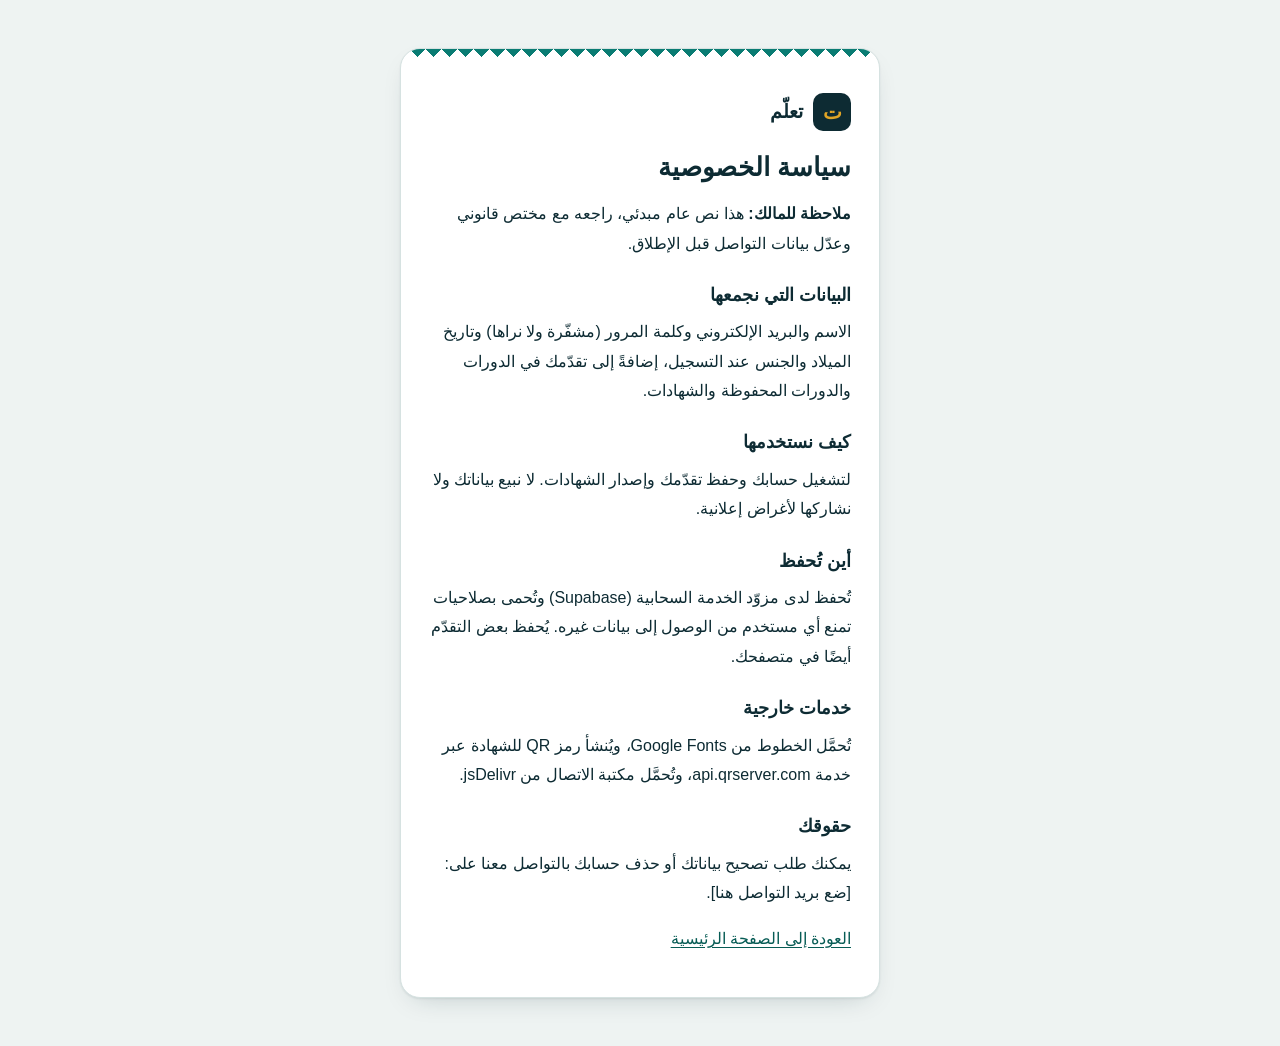
<file: privacy.html>
<!DOCTYPE html>
<html lang="ar" dir="rtl">
<head>
  <meta charset="UTF-8">
  <meta http-equiv="Content-Security-Policy" content="default-src 'self'; script-src 'self' https://cdn.jsdelivr.net; style-src 'self' 'unsafe-inline' https://fonts.googleapis.com; font-src https://fonts.gstatic.com; img-src 'self' data: https:; media-src https:; frame-src https://www.youtube-nocookie.com https://player.vimeo.com; connect-src 'self' https://zryeqcmbmfojvjwkcqlp.supabase.co; object-src 'none'; base-uri 'self'; form-action 'self'">
  <link rel="icon" href="data:image/svg+xml,%3Csvg xmlns=%27http://www.w3.org/2000/svg%27 viewBox=%270 0 64 64%27%3E%3Crect width=%2764%27 height=%2764%27 rx=%2714%27 fill=%27%23087f5b%27/%3E%3Ctext x=%2732%27 y=%2745%27 font-size=%2738%27 text-anchor=%27middle%27 fill=%27white%27 font-family=%27Arial%27%3E%D8%AA%3C/text%3E%3C/svg%3E">
  <meta name="viewport" content="width=device-width, initial-scale=1">
  <meta name="theme-color" content="#0d2b33">
  <title>سياسة الخصوصية | تعلّم</title>
  <link rel="preconnect" href="https://fonts.googleapis.com">
  <link rel="preconnect" href="https://fonts.gstatic.com" crossorigin>
  <link href="https://fonts.googleapis.com/css2?family=IBM+Plex+Sans+Arabic:wght@400;500;600&family=Noto+Kufi+Arabic:wght@600;800&display=swap" rel="stylesheet">
  <link rel="stylesheet" href="styles.css">
</head>
<body>
  <main class="container login-page">
    <div class="brand"><div class="logo">ت</div><span>تعلّم</span></div>

    <h1>سياسة الخصوصية</h1>
    <p><strong>ملاحظة للمالك:</strong> هذا نص عام مبدئي، راجعه مع مختص قانوني وعدّل بيانات التواصل قبل الإطلاق.</p>
    <h2>البيانات التي نجمعها</h2>
    <p>الاسم والبريد الإلكتروني وكلمة المرور (مشفّرة ولا نراها) وتاريخ الميلاد والجنس عند التسجيل، إضافةً إلى تقدّمك في الدورات والدورات المحفوظة والشهادات.</p>
    <h2>كيف نستخدمها</h2>
    <p>لتشغيل حسابك وحفظ تقدّمك وإصدار الشهادات. لا نبيع بياناتك ولا نشاركها لأغراض إعلانية.</p>
    <h2>أين تُحفظ</h2>
    <p>تُحفظ لدى مزوّد الخدمة السحابية (Supabase) وتُحمى بصلاحيات تمنع أي مستخدم من الوصول إلى بيانات غيره. يُحفظ بعض التقدّم أيضًا في متصفحك.</p>
    <h2>خدمات خارجية</h2>
    <p>تُحمَّل الخطوط من Google Fonts، ويُنشأ رمز QR للشهادة عبر خدمة api.qrserver.com، وتُحمَّل مكتبة الاتصال من jsDelivr.</p>
    <h2>حقوقك</h2>
    <p>يمكنك طلب تصحيح بياناتك أو حذف حسابك بالتواصل معنا على: <bdi>[ضع بريد التواصل هنا]</bdi>.</p>
    <p><a href="index.html">العودة إلى الصفحة الرئيسية</a></p>
  </main>
</body>
</html>
</file>
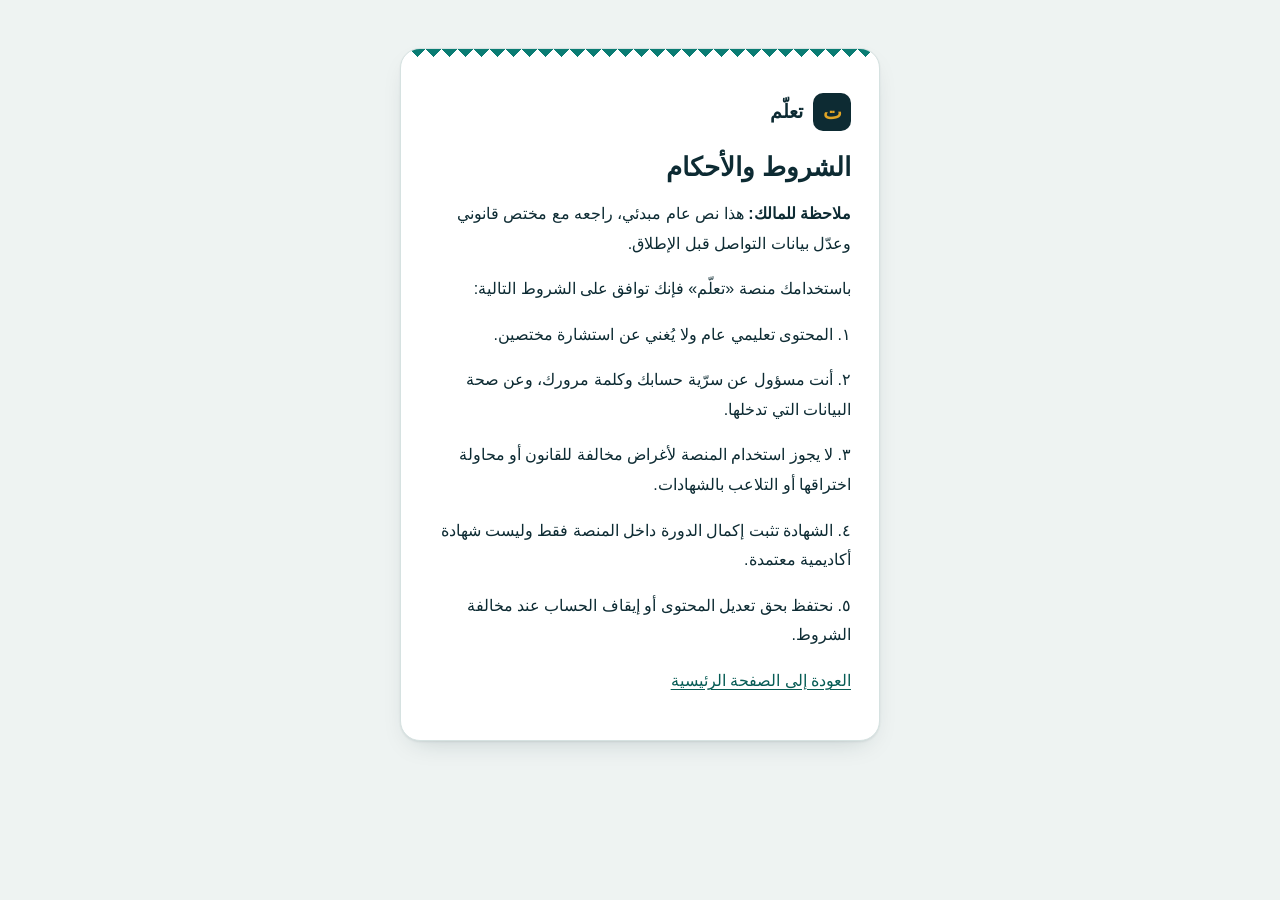
<file: terms.html>
<!DOCTYPE html>
<html lang="ar" dir="rtl">
<head>
  <meta charset="UTF-8">
  <meta http-equiv="Content-Security-Policy" content="default-src 'self'; script-src 'self' https://cdn.jsdelivr.net; style-src 'self' 'unsafe-inline' https://fonts.googleapis.com; font-src https://fonts.gstatic.com; img-src 'self' data: https:; media-src https:; frame-src https://www.youtube-nocookie.com https://player.vimeo.com; connect-src 'self' https://zryeqcmbmfojvjwkcqlp.supabase.co; object-src 'none'; base-uri 'self'; form-action 'self'">
  <link rel="icon" href="data:image/svg+xml,%3Csvg xmlns=%27http://www.w3.org/2000/svg%27 viewBox=%270 0 64 64%27%3E%3Crect width=%2764%27 height=%2764%27 rx=%2714%27 fill=%27%23087f5b%27/%3E%3Ctext x=%2732%27 y=%2745%27 font-size=%2738%27 text-anchor=%27middle%27 fill=%27white%27 font-family=%27Arial%27%3E%D8%AA%3C/text%3E%3C/svg%3E">
  <meta name="viewport" content="width=device-width, initial-scale=1">
  <meta name="theme-color" content="#0d2b33">
  <title>الشروط والأحكام | تعلّم</title>
  <link rel="preconnect" href="https://fonts.googleapis.com">
  <link rel="preconnect" href="https://fonts.gstatic.com" crossorigin>
  <link href="https://fonts.googleapis.com/css2?family=IBM+Plex+Sans+Arabic:wght@400;500;600&family=Noto+Kufi+Arabic:wght@600;800&display=swap" rel="stylesheet">
  <link rel="stylesheet" href="styles.css">
</head>
<body>
  <main class="container login-page">
    <div class="brand"><div class="logo">ت</div><span>تعلّم</span></div>

    <h1>الشروط والأحكام</h1>
    <p><strong>ملاحظة للمالك:</strong> هذا نص عام مبدئي، راجعه مع مختص قانوني وعدّل بيانات التواصل قبل الإطلاق.</p>
    <p>باستخدامك منصة «تعلّم» فإنك توافق على الشروط التالية:</p>
    <p>١. المحتوى تعليمي عام ولا يُغني عن استشارة مختصين.</p>
    <p>٢. أنت مسؤول عن سرّية حسابك وكلمة مرورك، وعن صحة البيانات التي تدخلها.</p>
    <p>٣. لا يجوز استخدام المنصة لأغراض مخالفة للقانون أو محاولة اختراقها أو التلاعب بالشهادات.</p>
    <p>٤. الشهادة تثبت إكمال الدورة داخل المنصة فقط وليست شهادة أكاديمية معتمدة.</p>
    <p>٥. نحتفظ بحق تعديل المحتوى أو إيقاف الحساب عند مخالفة الشروط.</p>
    <p><a href="index.html">العودة إلى الصفحة الرئيسية</a></p>
  </main>
</body>
</html>
</file>
<file: styles.css>
/* =====================================================================
   تعلّم — نظام التصميم
   الفكرة: "خيط النيل" — حزام نسيج هندسي ذهبي (مثلثات) هو العنصر المميّز الوحيد،
   وما حوله هادئ: حبر النيل، ضباب النهر، وأخضر مزرق للأفعال.
   ===================================================================== */

:root {
  --ink: #0d2b33;
  --ink-2: #35525a;
  --muted: #5a7277;
  --mist: #eef3f2;
  --paper: #ffffff;
  --line: #d6e2e1;
  --teal: #0a7c73;
  --teal-d: #075c55;
  --teal-l: #d9eeeb;
  --gold: #e0a526;
  --gold-l: #fbf0d3;
  --clay: #b23a2a;

  --r-s: 8px;
  --r-m: 12px;
  --r-l: 20px;
  --shadow: 0 1px 2px #0d2b3314, 0 10px 28px -14px #0d2b3340;

  --font-head: 'Noto Kufi Arabic', 'IBM Plex Sans Arabic', Tahoma, sans-serif;
  --font: 'IBM Plex Sans Arabic', Tahoma, Arial, sans-serif;
}

* { box-sizing: border-box; }
html { scroll-behavior: smooth; scroll-padding-top: 76px; }

body {
  margin: 0;
  font-family: var(--font);
  font-size: 1rem;
  line-height: 1.85;
  background: var(--mist);
  color: var(--ink);
  -webkit-font-smoothing: antialiased;
}

h1, h2, h3 { font-family: var(--font-head); line-height: 1.45; margin: 0 0 .5em; }
p { margin: 0 0 1em; }
a { color: var(--teal-d); text-underline-offset: 3px; }
button, input, select { font: inherit; color: inherit; }
button { cursor: pointer; }
img { max-width: 100%; }
[hidden] { display: none !important; }

:focus-visible { outline: 3px solid var(--gold); outline-offset: 2px; border-radius: 4px; }

.container { width: min(1120px, 92%); margin-inline: auto; }

/* ---------- العنصر المميّز: حزام النسيج ---------- */
.weave, .hero::after, .modal::before, footer::before, .login-page::before {
  content: "";
  display: block;
  height: 16px;
  color: var(--gold);
  background:
    linear-gradient(135deg, currentColor 25%, transparent 25%) 0 0 / 16px 16px,
    linear-gradient(225deg, currentColor 25%, transparent 25%) 0 0 / 16px 16px;
}

/* ---------- أزرار ---------- */
.btn {
  display: inline-flex; align-items: center; justify-content: center; gap: 8px;
  min-height: 44px; padding: 8px 20px;
  border: 1.5px solid transparent; border-radius: var(--r-s);
  font-weight: 600; text-decoration: none; line-height: 1.4;
  transition: background .15s, border-color .15s, transform .15s;
}
.btn:disabled { opacity: .55; cursor: not-allowed; }
.btn-primary { background: var(--teal); color: #fff; }
.btn-primary:hover:not(:disabled) { background: var(--teal-d); }
.btn-light { background: var(--paper); color: var(--ink); border-color: var(--line); }
.btn-light:hover:not(:disabled) { border-color: var(--teal); color: var(--teal-d); }
.btn:active:not(:disabled) { transform: translateY(1px); }

/* ---------- الترويسة ---------- */
header {
  position: sticky; top: 0; z-index: 20;
  background: #fffffff2; backdrop-filter: blur(8px);
  border-bottom: 1px solid var(--line);
}
.nav { display: flex; align-items: center; gap: 24px; min-height: 64px; }
.brand { display: inline-flex; align-items: center; gap: 10px; text-decoration: none; color: var(--ink); font-family: var(--font-head); font-weight: 800; font-size: 1.2rem; }
.logo {
  width: 38px; height: 38px; border-radius: 10px; display: grid; place-items: center;
  background: var(--ink); color: var(--gold); font-weight: 800; font-size: 1.25rem;
}
.navlinks { display: flex; gap: 4px; margin-inline-end: auto; }
.navlinks a { padding: 6px 14px; border-radius: 999px; color: var(--ink-2); text-decoration: none; font-weight: 500; }
.navlinks a:hover { background: var(--teal-l); color: var(--teal-d); }
#accountNav { display: flex; gap: 8px; }

/* ---------- البطل ---------- */
.hero { background: var(--ink); color: #fff; padding: 64px 0 0; }
.hero-grid { display: grid; grid-template-columns: 1.35fr 1fr; gap: 48px; align-items: center; padding-bottom: 56px; }
.hero h1 { font-size: clamp(2rem, 4.6vw, 3.4rem); font-weight: 800; letter-spacing: -.01em; margin-bottom: .45em; }
.hero p { color: #c9dcdc; font-size: 1.1rem; max-width: 34em; }
.hero-actions { display: flex; flex-wrap: wrap; gap: 12px; align-items: stretch; margin-top: 28px; }
.searchbar { display: flex; flex: 1 1 320px; background: var(--paper); border-radius: var(--r-m); padding: 5px; }
.searchbar input[type="search"] { flex: 1; min-width: 0; border: 0; background: transparent; padding: 8px 14px; color: var(--ink); box-shadow: none; }
.searchbar input[type="search"]:focus { outline: none; box-shadow: none; }
.searchbar:focus-within { box-shadow: 0 0 0 3px var(--gold); }
.hero .btn-light { background: transparent; color: #fff; border-color: #ffffff55; }
.hero .btn-light:hover { border-color: var(--gold); color: var(--gold); }

.hero-card { background: #ffffff10; border: 1px solid #ffffff26; border-radius: var(--r-l); padding: 28px; }
.hero-card h2 { font-size: 1.35rem; margin-bottom: .3em; }
.hero-card p { font-size: 1rem; margin-bottom: 1.4em; }
.art-stat { display: grid; grid-template-columns: 1fr 1fr; gap: 12px; }
.stat { background: #ffffff12; border-radius: var(--r-m); padding: 14px 16px; }
.stat strong { display: block; font-family: var(--font-head); font-size: 2rem; line-height: 1.2; color: var(--gold); }
.stat span { font-size: .9rem; color: #c9dcdc; }

/* ---------- الأقسام ---------- */
section { padding: 64px 0; }
.section-head { display: flex; align-items: flex-end; justify-content: space-between; gap: 16px; flex-wrap: wrap; margin-bottom: 24px; }
.section-head h2 { font-size: 1.7rem; margin-bottom: .15em; }
.section-head p { color: var(--muted); margin: 0; }
.notice { display: inline-block; background: var(--gold-l); color: #6b4a00; border-radius: 999px; padding: 4px 14px; font-size: .9rem; font-weight: 500; }
p.notice { border-radius: var(--r-s); display: block; margin: 20px 0 0; padding: 10px 14px; }

.categories { display: flex; gap: 8px; flex-wrap: wrap; margin-bottom: 24px; }
.chip { min-height: 40px; padding: 4px 18px; border-radius: 999px; border: 1.5px solid var(--line); background: var(--paper); font-weight: 500; transition: .15s; }
.chip:hover { border-color: var(--teal); }
.chip.active { background: var(--ink); border-color: var(--ink); color: #fff; }

/* ---------- بطاقات الدورات ---------- */
.grid { display: grid; grid-template-columns: repeat(auto-fill, minmax(290px, 1fr)); gap: 22px; }
.course { background: var(--paper); border-radius: var(--r-m); overflow: hidden; box-shadow: var(--shadow); display: flex; flex-direction: column; border: 1px solid var(--line); }

.course-cover {
  position: relative; height: 112px; padding: 14px 16px; color: #fff;
  display: flex; justify-content: space-between; align-items: flex-start;
  background-color: var(--teal);
  background-image:
    linear-gradient(135deg, #ffffff1f 25%, transparent 25%),
    linear-gradient(225deg, #ffffff1f 25%, transparent 25%);
  background-size: 28px 28px;
  background-position: 0 100%;
  background-repeat: repeat-x;
}
.course-cover .emoji { font-size: 2.4rem; line-height: 1; }
.course-cover .level { background: #0d2b3380; border-radius: 999px; padding: 2px 12px; font-size: .85rem; font-weight: 500; }
.cover-green { background-color: #0a7c73; }
.cover-blue { background-color: #2d4f9c; }
.cover-purple { background-color: #6a3f8e; }
.cover-orange { background-color: #a85a14; }
.cover-red { background-color: #a23d2e; }
.cover-teal { background-color: #1f6f8b; }

.course-body { padding: 18px 18px 20px; display: flex; flex-direction: column; flex: 1; }
.course-body h3 { font-size: 1.15rem; margin-bottom: .3em; }
.course-body p { color: var(--muted); font-size: .95rem; }
.meta { display: flex; gap: 14px; flex-wrap: wrap; color: var(--ink-2); font-size: .9rem; margin-bottom: 14px; }
.course-progress { margin-top: auto; margin-bottom: 16px; }
.course-progress-info { display: flex; justify-content: space-between; font-size: .88rem; color: var(--muted); margin-bottom: 6px; }
.course-progress-info strong { color: var(--ink); }

/* شريط التقدّم: خيط ذهبي منسوج */
.progress-track { height: 10px; border-radius: 999px; background: var(--mist); overflow: hidden; }
.progress-fill {
  height: 100%; border-radius: 999px; background-color: var(--gold);
  background-image: repeating-linear-gradient(-45deg, #ffffff59 0 4px, transparent 4px 8px);
  animation: grow .9s ease-out;
}
@keyframes grow { from { width: 0; } }

.course-actions { display: flex; gap: 8px; }
.course-actions .btn { flex: 1; }
.save { background: var(--paper); border-color: var(--line); color: var(--ink-2); }
.save:hover { border-color: var(--clay); color: var(--clay); }
.save.is-saved { background: var(--gold-l); border-color: var(--gold); color: #6b4a00; }
.empty { grid-column: 1 / -1; padding: 28px; text-align: center; color: var(--muted); background: var(--paper); border: 1.5px dashed var(--line); border-radius: var(--r-m); }

/* ---------- لوحة المتعلّم ---------- */
#progress { background: var(--paper); border-block: 1px solid var(--line); }
.dashboard-grid { display: grid; grid-template-columns: repeat(auto-fit, minmax(210px, 1fr)); gap: 16px; margin-bottom: 20px; }
.dashboard-card { background: var(--mist); border-radius: var(--r-m); padding: 20px 22px; border-inline-start: 5px solid var(--gold); }
.dashboard-card p { color: var(--muted); margin: 0; font-size: .95rem; }
.dashboard-card h3 { font-size: 2.3rem; margin: 0; color: var(--ink); }
.progress-panel { display: flex; align-items: center; justify-content: space-between; gap: 20px; background: var(--ink); color: #fff; border-radius: var(--r-m); padding: 24px 28px; }
.progress-panel h3 { font-size: 1.2rem; margin-bottom: .2em; }
.progress-panel p { color: #c9dcdc; margin: 0; }
.progress-number { font-family: var(--font-head); font-size: 2.6rem; font-weight: 800; color: var(--gold); white-space: nowrap; }
.saved-section { margin-top: 48px; }
#about .progress-panel { background: var(--teal-l); color: var(--ink); }
#about .progress-panel p { color: var(--ink-2); }

/* ---------- التذييل ---------- */
footer { background: var(--ink); color: #c9dcdc; padding: 0 0 36px; }
footer::before { margin-bottom: 36px; }
footer a { color: var(--gold); }
.footer-row { display: flex; justify-content: space-between; gap: 32px; flex-wrap: wrap; }
.footer-row strong { color: #fff; font-family: var(--font-head); }
.footer-row p { margin: .3em 0 0; }

/* ---------- نافذة الدرس ---------- */
.modal-backdrop { position: fixed; inset: 0; z-index: 50; background: #0d2b33cc; display: none; align-items: center; justify-content: center; padding: 16px; }
.modal-backdrop.show { display: flex; }
.modal { position: relative; width: min(720px, 100%); max-height: calc(100vh - 32px); overflow-y: auto; background: var(--paper); border-radius: var(--r-l); padding: 0 28px 28px; box-shadow: 0 30px 80px -20px #000a; }
.modal::before { color: var(--teal); margin: 0 -28px 24px; }
.modal h2 { font-size: 1.35rem; padding-inline-end: 44px; }
.modal-close { position: absolute; top: 24px; inset-inline-end: 16px; width: 40px; height: 40px; border-radius: 50%; border: 0; background: var(--mist); font-size: 1.5rem; line-height: 1; }
.modal-close:hover { background: var(--teal-l); }
.modal .meta { justify-content: space-between; padding: 8px 14px; background: var(--mist); border-radius: var(--r-s); margin-bottom: 18px; }
.lesson-content { border-inline-start: 4px solid var(--gold); padding-inline-start: 18px; margin-bottom: 24px; }
.lesson-content h3 { font-size: 1.3rem; }
.lesson-content p { max-width: 62ch; }
#quizOptions { display: grid; gap: 10px; margin: 14px 0; }
.quiz-option { width: 100%; min-height: 48px; text-align: start; padding: 10px 16px; background: var(--paper); border: 1.5px solid var(--line); border-radius: var(--r-s); transition: .15s; }
.quiz-option:hover:not(:disabled) { border-color: var(--teal); background: var(--teal-l); }
.quiz-option:disabled { cursor: not-allowed; opacity: .75; }
.quiz-option.correct { background: var(--teal-l); border-color: var(--teal); color: var(--teal-d); font-weight: 600; opacity: 1; }
.quiz-option.wrong { background: #f9e3df; border-color: var(--clay); color: var(--clay); }
#quizFeedback { min-height: 1.8em; font-weight: 500; }

/* ---------- صفحات الحساب (دخول، تسجيل، استعادة، تحقق، سياسات) ---------- */
body:has(.login-page) { background: var(--mist); }
.login-page { max-width: 480px; margin: 48px auto; padding: 0 28px 28px; background: var(--paper); border-radius: var(--r-l); box-shadow: var(--shadow); border: 1px solid var(--line); overflow: hidden; }
.login-page::before { color: var(--teal); margin: 0 -28px 28px; }
.login-page .brand { margin-bottom: 18px; }
.login-page h1 { font-size: 1.6rem; }
.login-page h2 { font-size: 1.1rem; margin-top: 1.4em; }
.login-page form { display: grid; gap: 10px; margin-block: 14px; }
.login-page label { font-weight: 600; font-size: .95rem; }
input[type="text"], input[type="email"], input[type="password"], input[type="search"], input[type="date"], select {
  width: 100%; min-height: 46px; padding: 8px 14px;
  background: var(--paper); border: 1.5px solid var(--line); border-radius: var(--r-s);
}
input:focus, select:focus { outline: none; border-color: var(--teal); box-shadow: 0 0 0 3px var(--teal-l); }
input[readonly] { background: var(--mist); color: var(--muted); }
.login-page p[role="status"], p[role="status"]:empty { min-height: 1.6em; margin: 0; font-weight: 500; }
.legal-note { font-size: .88rem; color: var(--muted); }
.login-page .btn { width: 100%; }
.login-page p a.btn { width: auto; }

/* ---------- الملف الشخصي ---------- */
.profile-page { width: min(860px, 92%); margin: 32px auto 64px; }
.profile-card { background: var(--paper); border: 1px solid var(--line); border-radius: var(--r-l); padding: 32px; box-shadow: var(--shadow); }
.profile-avatar { width: 72px; height: 72px; border-radius: 50%; display: grid; place-items: center; background: var(--ink); color: var(--gold); font-family: var(--font-head); font-size: 1.9rem; font-weight: 800; margin-bottom: 14px; }
.profile-card h1 { font-size: 1.7rem; margin-bottom: .1em; }
.profile-field { margin-bottom: 14px; }
.profile-field label { display: block; font-size: .88rem; color: var(--muted); font-weight: 600; }
.profile-field p { margin: 0; font-size: 1.05rem; word-break: break-word; }
.profile-actions { display: flex; gap: 10px; flex-wrap: wrap; margin-top: 18px; }
.profile-stats { display: grid; grid-template-columns: repeat(3, 1fr); gap: 12px; margin: 28px 0; }
.stat-card { background: var(--mist); border-radius: var(--r-m); padding: 16px 18px; border-inline-start: 5px solid var(--gold); }
.stat-card p { margin: 0; color: var(--muted); font-size: .92rem; }
.stat-card strong { font-family: var(--font-head); font-size: 1.9rem; }
.my-courses { margin-top: 36px; padding: 0; }
.my-courses h2 { font-size: 1.3rem; margin-bottom: .1em; }
.courses-subtitle { color: var(--muted); }
.my-course-card { background: var(--paper); border: 1px solid var(--line); border-radius: var(--r-m); padding: 16px 18px; margin-bottom: 12px; }
.my-course-heading { display: flex; gap: 14px; align-items: center; margin-bottom: 12px; }
.my-course-emoji { width: 48px; height: 48px; border-radius: var(--r-s); background: var(--teal-l); display: grid; place-items: center; font-size: 1.5rem; flex: none; }
.my-course-heading h3 { font-size: 1.05rem; margin: 0; }
.my-course-heading p { margin: 0; color: var(--muted); font-size: .9rem; }
.my-course-progress { height: 10px; border-radius: 999px; background: var(--mist); overflow: hidden; }
.my-course-progress-fill { height: 100%; border-radius: 999px; background-color: var(--gold); background-image: repeating-linear-gradient(-45deg, #ffffff59 0 4px, transparent 4px 8px); animation: grow .9s ease-out; }
.my-course-footer { display: flex; justify-content: space-between; align-items: center; margin-top: 10px; gap: 12px; flex-wrap: wrap; }
.my-course-footer span { color: var(--muted); font-size: .9rem; }
.my-course-footer a { font-weight: 600; }
.course-empty { padding: 20px; text-align: center; color: var(--muted); border: 1.5px dashed var(--line); border-radius: var(--r-m); }
#profileEditPanel { margin-top: 28px; padding: 24px; background: var(--mist); border-radius: var(--r-m); }
#profileEditPanel h2 { font-size: 1.2rem; }

/* ---------- شاشات صغيرة ---------- */
@media (max-width: 820px) {
  .hero { padding-top: 40px; }
  .hero-grid { grid-template-columns: 1fr; gap: 28px; }
  .navlinks { display: none; }
  .nav { justify-content: space-between; }
  section { padding: 44px 0; }
  .progress-panel { flex-direction: column; align-items: flex-start; }
}
@media (max-width: 520px) {
  .profile-stats { grid-template-columns: 1fr; }
  .profile-card { padding: 22px; }
  .modal { padding: 0 18px 20px; }
  .modal::before { margin-inline: -18px; }
  .course-actions { flex-direction: column; }
}

@media (prefers-reduced-motion: reduce) {
  * { animation: none !important; transition: none !important; scroll-behavior: auto !important; }
}

/* =====================================================================
   المنصة الديناميكية: صفحة الدورة، مشغّل الدرس، السلسلة، لوحة الإدارة
   ===================================================================== */
.page { width: min(1120px, 92%); margin: 28px auto 64px; }
.crumb { display: inline-block; margin-bottom: 14px; font-weight: 500; }
.simple-header .nav { min-height: 60px; }

/* صفحة الدورة */
.course-hero { border-radius: var(--r-l); overflow: hidden; background: var(--paper); border: 1px solid var(--line); box-shadow: var(--shadow); margin-bottom: 24px; }
.course-hero .course-cover { height: 150px; }
.course-hero .course-cover .emoji { font-size: 3.4rem; }
.course-hero-body { padding: 24px 28px 28px; }
.course-hero-body h1 { font-size: 1.9rem; }
.course-hero-body p { color: var(--ink-2); max-width: 62ch; }
.course-hero-actions { display: flex; gap: 10px; flex-wrap: wrap; margin-top: 18px; }
.lesson-list { list-style: none; margin: 0; padding: 0; display: grid; gap: 10px; }
.lesson-row { display: flex; align-items: center; gap: 14px; padding: 14px 18px; background: var(--paper); border: 1px solid var(--line); border-radius: var(--r-m); text-decoration: none; color: var(--ink); transition: border-color .15s; }
a.lesson-row:hover { border-color: var(--teal); }
.lesson-num { width: 38px; height: 38px; border-radius: 50%; display: grid; place-items: center; flex: none; background: var(--mist); font-family: var(--font-head); font-weight: 800; }
.lesson-row.done .lesson-num { background: var(--teal); color: #fff; }
.lesson-row.current { border-color: var(--gold); box-shadow: 0 0 0 2px var(--gold-l); }
.lesson-row .lesson-title { flex: 1; font-weight: 600; }
.lesson-row .lesson-state { font-size: .88rem; color: var(--muted); }
.lesson-row.locked { opacity: .65; }

/* مشغّل الدرس */
.player { display: grid; grid-template-columns: 1fr 300px; gap: 28px; align-items: start; }
.player-main { background: var(--paper); border: 1px solid var(--line); border-radius: var(--r-l); padding: 0 32px 32px; box-shadow: var(--shadow); overflow: hidden; min-width: 0; }
.player-main::before { content: ""; display: block; height: 12px; margin: 0 -32px 24px; color: var(--teal); background: linear-gradient(135deg, currentColor 25%, transparent 25%) 0 0 / 12px 12px, linear-gradient(225deg, currentColor 25%, transparent 25%) 0 0 / 12px 12px; }
.player-main h1 { font-size: 1.6rem; }
.player-side { position: sticky; top: 84px; background: var(--paper); border: 1px solid var(--line); border-radius: var(--r-m); padding: 18px; }
.player-side h2 { font-size: 1.05rem; }
.player-side .lesson-row { padding: 10px 12px; font-size: .95rem; }
.player-side .lesson-num { width: 30px; height: 30px; font-size: .9rem; }
.block-text p, .block-note p { max-width: 64ch; margin-bottom: 1em; }
.block-note { background: var(--gold-l); border-inline-start: 4px solid var(--gold); border-radius: var(--r-s); padding: 14px 18px; margin: 18px 0; }
.block-image { margin: 20px 0; }
.block-image img { border-radius: var(--r-m); display: block; }
.block-image figcaption { color: var(--muted); font-size: .9rem; margin-top: 6px; }
.block-video { margin: 20px 0; }
.video-frame { width: 100%; aspect-ratio: 16 / 9; border: 0; border-radius: var(--r-m); background: #000; display: block; }
.quiz { margin-top: 28px; border-top: 1px solid var(--line); padding-top: 20px; }
.question { border: 1.5px solid var(--line); border-radius: var(--r-m); padding: 16px 18px; margin: 0 0 14px; min-width: 0; }
.question legend { font-weight: 600; padding: 0 8px; }
.question.ok { border-color: var(--teal); background: #f2faf9; }
.question.bad { border-color: var(--clay); background: #fdf3f1; }
.option { display: flex; gap: 10px; align-items: center; min-height: 44px; padding: 6px 10px; border-radius: var(--r-s); cursor: pointer; }
.option:hover { background: var(--mist); }
.option input { width: 20px; height: 20px; accent-color: var(--teal); flex: none; }
.option.is-answer { background: var(--teal-l); font-weight: 600; }
.explain { margin: 8px 0 0; color: var(--ink-2); font-size: .95rem; }
.result { padding: 14px 18px; border-radius: var(--r-m); margin: 16px 0; font-weight: 600; }
.result.pass { background: var(--teal-l); color: var(--teal-d); }
.result.fail { background: #f9e3df; color: var(--clay); }
.result.info { background: var(--gold-l); color: #6b4a00; }
.player-nav { display: flex; gap: 10px; flex-wrap: wrap; margin-top: 18px; }
.gate { text-align: center; padding: 36px 12px; }
.gate h2 { font-size: 1.4rem; }

/* السلسلة والهدف والشارات */
.today-card { display: grid; grid-template-columns: auto 1fr; gap: 28px; align-items: center; background: var(--ink); color: #fff; border-radius: var(--r-l); padding: 24px 28px; margin-bottom: 20px; }
.streak-box { text-align: center; padding-inline-end: 28px; border-inline-end: 1px solid #ffffff2e; }
.streak-box strong { display: block; font-family: var(--font-head); font-size: 3.2rem; line-height: 1.1; color: var(--gold); }
.streak-box span { color: #c9dcdc; font-size: .95rem; }
.goal-line { display: flex; justify-content: space-between; margin-bottom: 8px; }
.goal-track { height: 12px; border-radius: 999px; background: #ffffff1f; overflow: hidden; margin-bottom: 16px; }
#goalBar { display: block; height: 100%; width: 0; border-radius: 999px; background-color: var(--gold); background-image: repeating-linear-gradient(-45deg, #ffffff59 0 4px, transparent 4px 8px); transition: width .6s ease; }
.badges { list-style: none; margin: 0; padding: 0; display: flex; flex-wrap: wrap; gap: 8px; }
.badge { padding: 4px 14px; border-radius: 999px; font-size: .88rem; border: 1.5px dashed #ffffff4d; color: #ffffff8c; }
.badge.earned { border: 1.5px solid var(--gold); background: #e0a52626; color: var(--gold); font-weight: 600; }
.toast { position: fixed; inset-inline: 16px; bottom: 20px; max-width: 460px; margin-inline: auto; background: var(--ink); color: #fff; border-radius: var(--r-m); padding: 14px 18px; z-index: 60; box-shadow: 0 16px 40px -10px #000a; border-inline-start: 5px solid var(--gold); }

/* لوحة الإدارة */
.admin-grid { display: grid; grid-template-columns: 280px 1fr; gap: 24px; align-items: start; }
.admin-side, .admin-panel { background: var(--paper); border: 1px solid var(--line); border-radius: var(--r-m); padding: 18px; }
.admin-side ul { list-style: none; margin: 12px 0; padding: 0; display: grid; gap: 6px; }
.admin-item { width: 100%; text-align: start; min-height: 44px; padding: 8px 12px; border-radius: var(--r-s); border: 1.5px solid transparent; background: var(--mist); display: flex; justify-content: space-between; gap: 8px; }
.admin-item.active { border-color: var(--teal); background: var(--teal-l); }
.admin-item small { color: var(--muted); }
.form-grid { display: grid; grid-template-columns: repeat(2, 1fr); gap: 12px 16px; margin-bottom: 14px; }
.form-grid .full { grid-column: 1 / -1; }
.form-grid label, .admin-panel label.lbl { font-weight: 600; font-size: .92rem; display: block; margin-bottom: 4px; }
.admin-panel textarea, .admin-panel select, .admin-panel input[type="text"], .admin-panel input[type="number"], .admin-panel input[type="url"] { width: 100%; min-height: 44px; padding: 8px 12px; border: 1.5px solid var(--line); border-radius: var(--r-s); background: var(--paper); }
.admin-panel textarea { min-height: 96px; resize: vertical; line-height: 1.7; }
.admin-panel textarea:focus, .admin-panel select:focus, .admin-panel input:focus { outline: none; border-color: var(--teal); box-shadow: 0 0 0 3px var(--teal-l); }
.admin-panel h2 { font-size: 1.2rem; margin-top: 1.2em; }
.admin-panel h2:first-child { margin-top: 0; }
.admin-row { display: flex; gap: 8px; align-items: center; flex-wrap: wrap; }
.admin-row .grow { flex: 1; }
.mini { min-height: 36px; padding: 4px 12px; font-size: .9rem; }
.editor-block { border: 1.5px solid var(--line); border-radius: var(--r-m); padding: 14px; margin-bottom: 12px; background: var(--mist); display: grid; gap: 10px; }
.check { display: flex; align-items: center; gap: 8px; min-height: 44px; font-weight: 600; }
.check input { width: 20px; height: 20px; accent-color: var(--teal); }
.status { min-height: 1.6em; font-weight: 500; margin: 10px 0 0; }

@media (max-width: 860px) {
  .player { grid-template-columns: 1fr; }
  .player-side { position: static; order: 2; }
  .admin-grid { grid-template-columns: 1fr; }
  .today-card { grid-template-columns: 1fr; }
  .streak-box { border-inline-end: 0; padding-inline-end: 0; }
  .form-grid { grid-template-columns: 1fr; }
  .player-main { padding: 0 18px 24px; }
  .player-main::before { margin-inline: -18px; }
}
.admin-panel h2 { margin-top: 1.8em; }
.admin-panel .admin-row { margin-top: 6px; }
.admin-panel .lesson-list { margin-bottom: 14px; }
</file>
